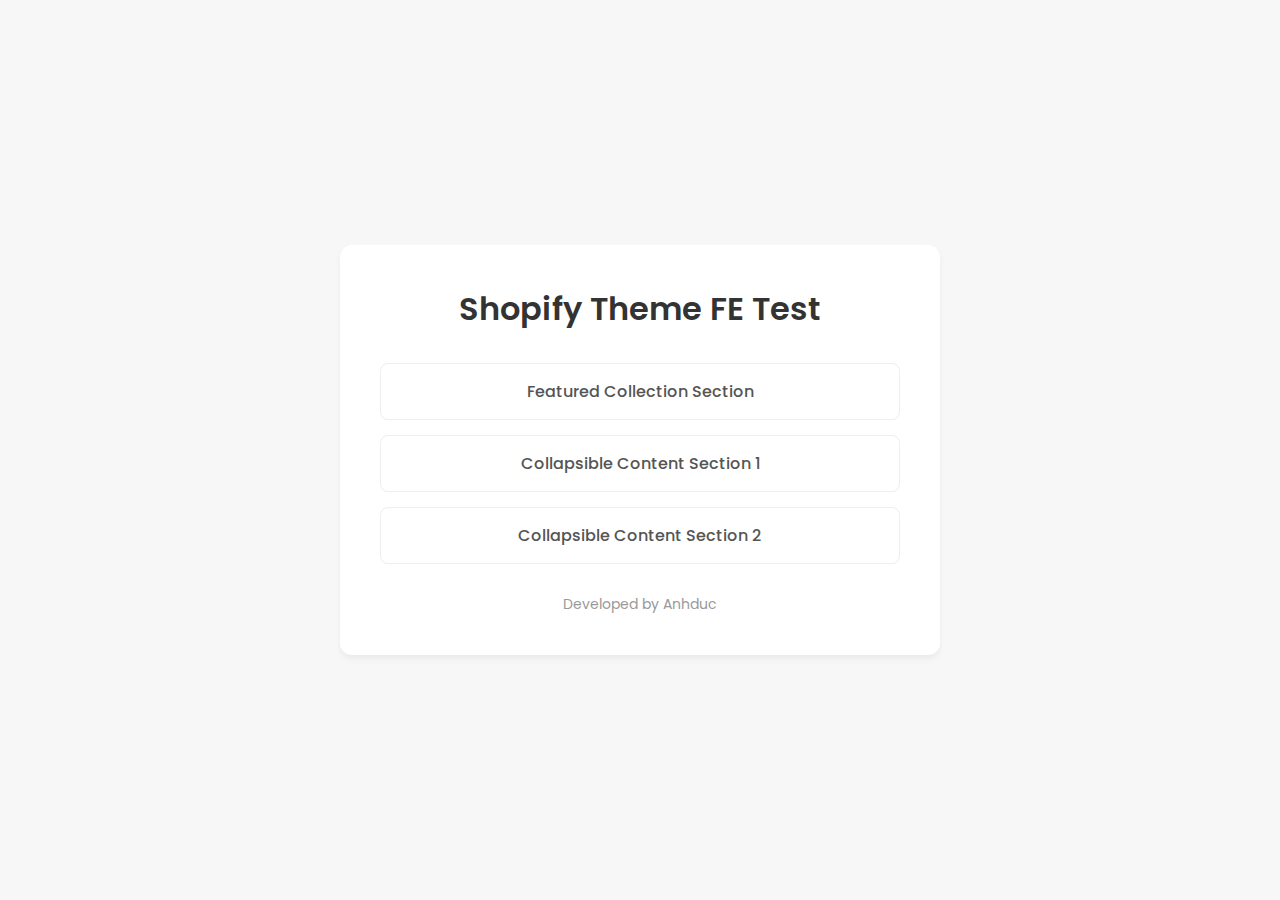
<file: index.html>
<!DOCTYPE html>
<html lang="en">
<head>
    <meta charset="UTF-8">
    <meta name="viewport" content="width=device-width, initial-scale=1.0">
    <title>Shopify Theme FE Test</title>
    <link rel="preconnect" href="https://fonts.googleapis.com">
    <link rel="preconnect" href="https://fonts.gstatic.com" crossorigin>
    <link href="https://fonts.googleapis.com/css2?family=Poppins:wght@400;500;600&display=swap" rel="stylesheet">
    <style>
        * {
            margin: 0;
            padding: 0;
            box-sizing: border-box;
        }
        body {
            font-family: 'Poppins', sans-serif;
            background-color: #F7F7F7;
            min-height: 100vh;
            display: flex;
            flex-direction: column;
            align-items: center;
            justify-content: center;
            padding: 20px;
        }
        .container {
            max-width: 600px;
            width: 100%;
            background: #fff;
            padding: 40px;
            border-radius: 12px;
            box-shadow: 0 4px 6px rgba(0, 0, 0, 0.05);
            text-align: center;
        }
        h1 {
            color: #333;
            margin-bottom: 30px;
            font-weight: 600;
        }
        .nav-list {
            list-style: none;
            display: flex;
            flex-direction: column;
            gap: 15px;
        }
        .nav-item a {
            display: block;
            padding: 15px 20px;
            background-color: #fff;
            border: 1px solid #eee;
            border-radius: 8px;
            text-decoration: none;
            color: #555;
            font-weight: 500;
            transition: all 0.2s ease;
        }
        .nav-item a:hover {
            background-color: #3B82F6;
            color: #fff;
            border-color: #3B82F6;
            transform: translateY(-2px);
            box-shadow: 0 4px 12px rgba(59, 130, 246, 0.2);
        }
        .footer {
            margin-top: 30px;
            font-size: 14px;
            color: #999;
        }
    </style>
</head>
<body>

    <div class="container">
        <h1>Shopify Theme FE Test</h1>
        <ul class="nav-list">
            <li class="nav-item">
                <a href="FeaturedCollection-section.html">Featured Collection Section</a>
            </li>
            <li class="nav-item">
                <a href="CollapsibleContent-section.html">Collapsible Content Section 1</a>
            </li>
            <li class="nav-item">
                <a href="CollapsibleContent2-section.html">Collapsible Content Section 2</a>
            </li>
        </ul>
        <div class="footer">
            Developed by Anhduc
        </div>
    </div>

</body>
</html>
</file>
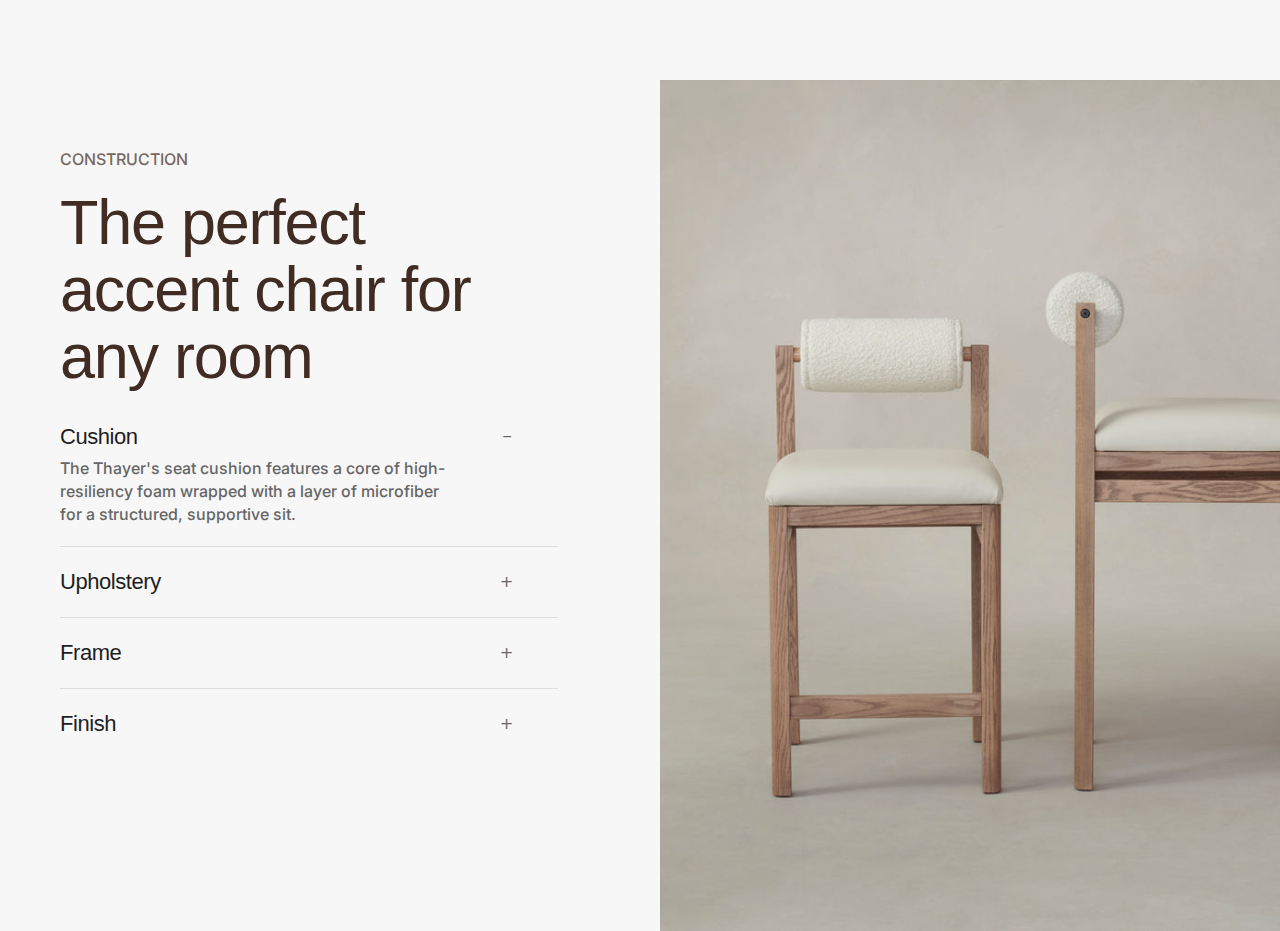
<file: CollapsibleContent-section.html>
<!DOCTYPE html>
<html lang="en">
<head>
    <meta charset="UTF-8">
    <meta name="viewport" content="width=device-width, initial-scale=1.0">
    <title>Collapsible Content Section</title>
    <link rel="preconnect" href="https://fonts.googleapis.com">
    <link rel="preconnect" href="https://fonts.gstatic.com" crossorigin>
    <link href="https://fonts.googleapis.com/css2?family=Inter:wght@400;500;600&family=Poppins:wght@400;500;600&display=swap" rel="stylesheet">
    <link rel="stylesheet" href="./public/CollapsibleContent-section.css">
</head>
<body>

    <section class="collapsible-section">
        <div class="content-left">
            <span class="section-label">CONSTRUCTION</span>
            <h1 class="section-heading">The perfect accent chair for any room</h1>
            
            <div class="accordion desktop-only">
                <div class="accordion-item active">
                    <div class="accordion-header-cushion">
                        <span class="accordion-title">Cushion</span>
                        <span class="accordion-icon">−</span>
                    </div>
                    <div class="accordion-content">
                        <p>The Thayer's seat cushion features a core of high-resiliency foam wrapped with a layer of microfiber for a structured, supportive sit.</p>
                    </div>
                </div>
                
                <div class="accordion-item">
                    <div class="accordion-header">
                        <span class="accordion-title">Upholstery</span>
                        <span class="accordion-icon">+</span>
                    </div>
                    <div class="accordion-content">
                        <p>Premium quality upholstery materials.</p>
                    </div>
                </div>
                
                <div class="accordion-item">
                    <div class="accordion-header">
                        <span class="accordion-title">Frame</span>
                        <span class="accordion-icon">+</span>
                    </div>
                    <div class="accordion-content">
                        <p>Solid wood frame construction.</p>
                    </div>
                </div>
                
                <div class="accordion-item">
                    <div class="accordion-header">
                        <span class="accordion-title">Finish</span>
                        <span class="accordion-icon">+</span>
                    </div>
                    <div class="accordion-content">
                        <p>Hand-applied finish options.</p>
                    </div>
                </div>
            </div>
        </div>
        
        <div class="image-middle">
            <img src="public/images/Collapsible-middle.png" alt="Chair Front View">
        </div>
        
        <div class="image-right">
            <img src="public/images/Collapsible-right.png" alt="Chair Side View">
        </div>

        <div class="accordion mobile-only">
            <div class="accordion-item active">
                <div class="accordion-header-cushion">
                    <span class="accordion-title">Cushion</span>
                    <span class="accordion-icon">−</span>
                </div>
                <div class="accordion-content">
                    <p>The Thayer's seat cushion features a core of high-resiliency foam wrapped with a layer of microfiber for a structured, supportive sit.</p>
                </div>
            </div>
            
            <div class="accordion-item">
                <div class="accordion-header">
                    <span class="accordion-title">Upholstery</span>
                    <span class="accordion-icon">+</span>
                </div>
                <div class="accordion-content">
                    <p>Premium quality upholstery materials.</p>
                </div>
            </div>
            
            <div class="accordion-item">
                <div class="accordion-header">
                    <span class="accordion-title">Frame</span>
                    <span class="accordion-icon">+</span>
                </div>
                <div class="accordion-content">
                    <p>Solid wood frame construction.</p>
                </div>
            </div>
            
            <div class="accordion-item">
                <div class="accordion-header">
                    <span class="accordion-title">Finish</span>
                    <span class="accordion-icon">+</span>
                </div>
                <div class="accordion-content">
                    <p>Hand-applied finish options.</p>
                </div>
            </div>
        </div>
    </section>

</body>
</html>
</file>
<file: public/CollapsibleContent-section.css>
* {
    margin: 0;
    padding: 0;
    box-sizing: border-box;
}


body {
    font-family: 'Poppins', sans-serif;
    background-color: #F7F7F7;
    margin: 0 auto;
}

.collapsible-section {
    display: grid;
    grid-template-columns: 584px 764px 553px;
    column-gap: 16px;
    width: 100%;
    padding-top: 80px;
    padding-left: 60px;
    min-height: 600px;
    align-items: start;
    overflow: visible;
}

@media (min-width: 2000px) {
    .collapsible-section {
        justify-content: center;
        padding-left: 0;
    }
}

.content-left {
    width: 498px;
    margin-right: 98px;
}

.section-label {
    font-family: 'Inter', sans-serif;
    font-size: 16px;
    font-weight: 500;
    line-height: 20px;
    letter-spacing: 0;
    color: #402C22;
    opacity: 0.7;
    text-transform: uppercase;
    display: block;
    margin-top: 69px;
    margin-bottom: 20px;
}

.section-heading {
    font-family: 'Optima', 'Segoe UI', sans-serif;
    font-size: 63px;
    font-weight: 400;
    line-height: 106%;
    letter-spacing: -0.02em;
    color: rgba(64, 44, 34, 1);
    max-width: 498px;
    margin-bottom: 33px;
}

.accordion-item {
    border-bottom: 1px solid rgba(0, 0, 0, 0.1);
}

.accordion-item:last-child {
    border-bottom: none;
}

.accordion-header {
    display: flex;
    justify-content: space-between;
    align-items: center;
    padding: 20px 0;
    cursor: pointer;
    width: 452px;
}

.accordion-header-cushion {
    display: flex;
    justify-content: space-between;
    align-items: center;
    cursor: pointer;
    padding-bottom: 5px;
    width: 452px;
}

.accordion-title {
    font-family: 'Optima', 'Segoe UI', sans-serif;
    font-size: 22px;
    font-weight: 400;
    line-height: 122%;
    letter-spacing: -0.02em;
    color: #1E1E1E;
                }

.accordion-icon {
    font-size: 20px;
    color: #666;
    font-weight: 300;
}

.accordion-content {
    font-size: 16px;
    max-height: 0;
    overflow: hidden;
    transition: max-height 0.3s ease;
}

.accordion-item.active .accordion-content {
    max-height: 200px;
    padding-bottom: 20px;
}

.accordion-content p {
    font-family: 'Inter', sans-serif;
    font-size: 16px;
    font-weight: 500;
    line-height: 23px;
    letter-spacing: 0;
    max-width: 403px;
    color: #666;
}

.image-middle {
    width: 764px;
    height: 851px;
    display: flex;
    align-items: center;
    justify-content: center;
}

.image-middle img {
    width: 100%;
    height: 100%;
    object-fit: cover;
}

.image-right {
    width: 553px;
    height: 551px;
    display: flex;
    align-items: flex-start;
    justify-content: center;
}

.image-right img {
    width: 100%;
    height: 100%;
    object-fit: cover;
}

.mobile-only {
    display: none;
}

@media (max-width: 1000px) {
    body {
        padding: 27px 0 0;
        max-width: 100%;
        overflow-x: hidden;
    }

    .collapsible-section {
        display: flex;
        flex-direction: column;
        width: 90%;
        max-width: 90%;
        margin: 0 5%;
        padding-top: 0;
        padding-left: 0;
        gap: 20px;
        overflow: hidden;
    }

    .content-left {
        width: 100%;
        margin-right: 0;
        order: 1;
    }

    .section-label {
        margin-top: 20px;
        margin-bottom: 12px;
        font-size: 14px;
    }

    .section-heading {
        font-size: 33px;
        max-width: 100%;
        margin-bottom: 20px;
        letter-spacing: -4%;
    }

    .accordion.desktop-only {
        display: none;
    }

    .accordion.mobile-only {
        display: block;
        order: 4;
    }

    .image-middle {
        width: 100%;
        max-width: 337px;
        height: 375px;
        order: 2;
    }

    .image-middle img {
        width: 100%;
        height: 100%;
        object-fit: cover;
    }

    .image-right {
        width: 100%;
        max-width: 249px;
        height: 248px;
        order: 3;
    }

    .image-right img {
        width: 100%;
        object-fit: cover;
    }

    .accordion-header,
    .accordion-header-cushion {
        width: 100%;
    }

    .accordion-content p {
        max-width: 100%;
    }

    .accordion-title {
        font-size: 19px;
        line-height: 24px;
    }
    .accordion-content {
        font-size: 15px;
        line-height: 22px;
    }
}
</file>
